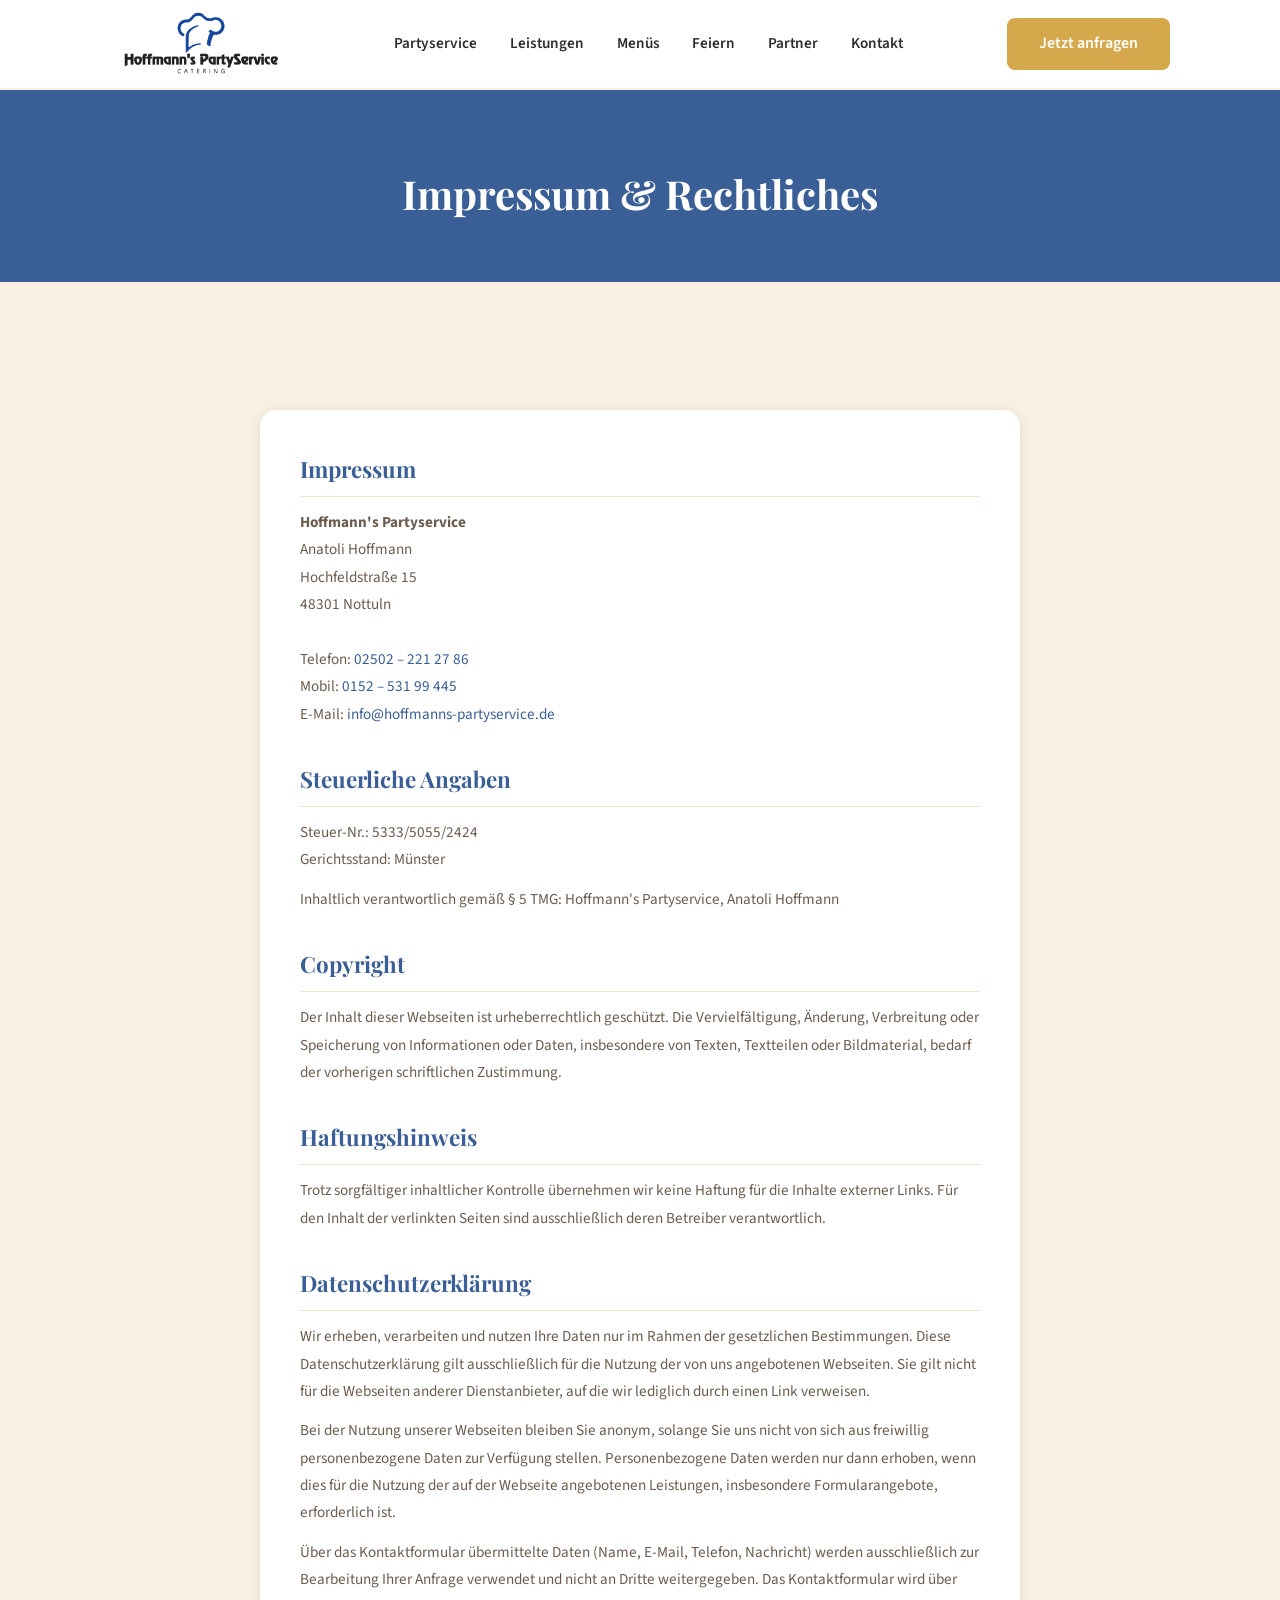
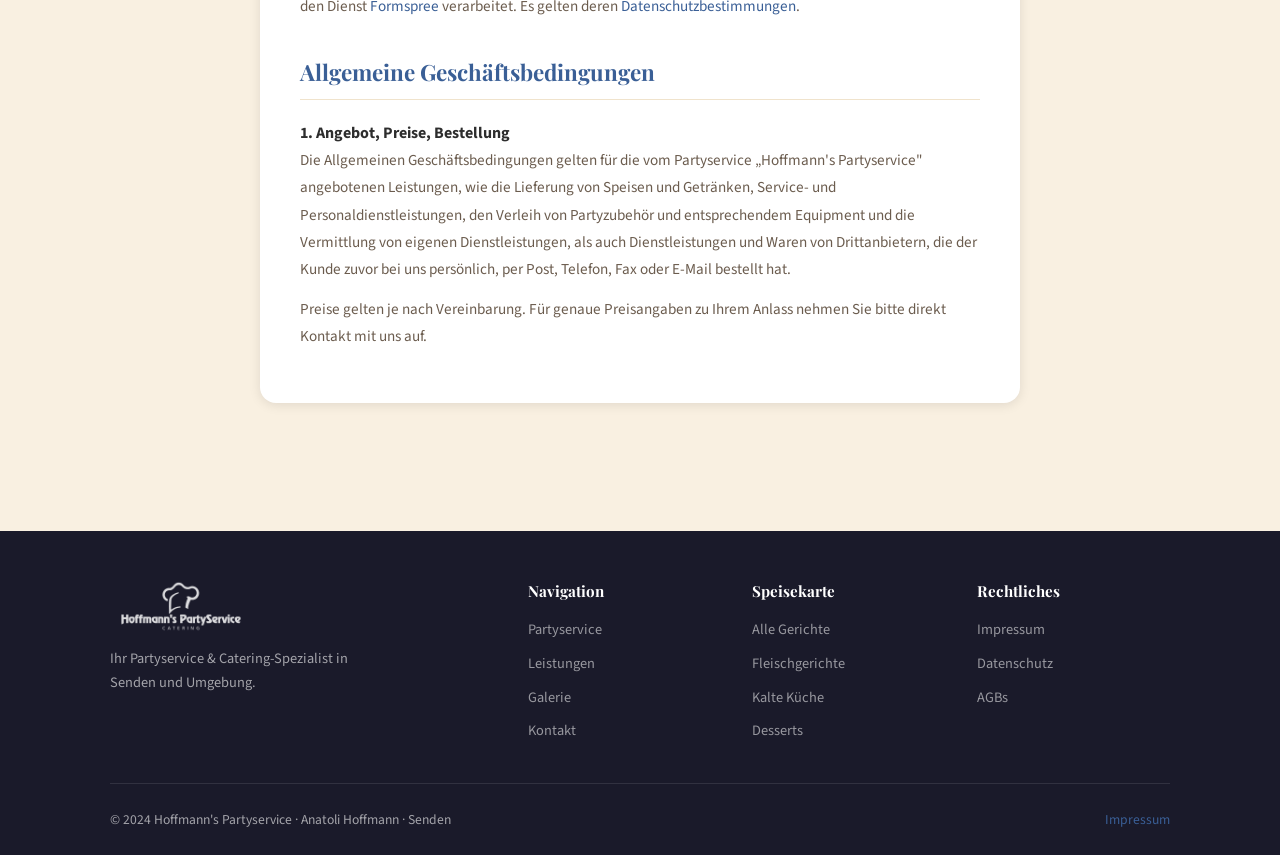
<file: impressum.html>
<!DOCTYPE html>
<html lang="de">
<head>
  <meta charset="UTF-8" />
  <meta name="viewport" content="width=device-width, initial-scale=1.0" />
  <title>Impressum &amp; Datenschutz — Hoffmann's Partyservice</title>
  <meta name="robots" content="noindex" />
  <link rel="stylesheet" href="css/style.css" />
  <link rel="icon" type="image/png" href="Bilder_web/logos/logo_hd.png" />
</head>
<body>

  <!-- ══ HEADER ══════════════════════════════════════════════ -->
  <header class="site-header" role="banner">
    <div class="container">
      <nav class="nav-inner" aria-label="Hauptnavigation">
        <a href="index.html" class="nav-logo" aria-label="Hoffmann's Partyservice — Startseite">
          <img src="Bilder_web/logos/logo_hd.png" alt="Hoffmann's Partyservice Logo" />
        </a>

        <ul class="nav-links" role="list">
          <li><a href="index.html#about">Partyservice</a></li>
          <li><a href="index.html#leistungen">Leistungen</a></li>
          <li><a href="index.html#menues">Menüs</a></li>
          <li><a href="index.html#feiern">Feiern</a></li>
          <li><a href="index.html#partner">Partner</a></li>
          <li><a href="index.html#kontakt">Kontakt</a></li>
        </ul>

        <a href="index.html#kontakt" class="btn btn-primary nav-cta">Jetzt anfragen</a>

        <button class="hamburger" aria-label="Menü öffnen" aria-expanded="false" aria-controls="mobile-nav">
          <span></span><span></span><span></span>
        </button>
      </nav>

      <nav class="mobile-nav" id="mobile-nav" aria-label="Mobile Navigation">
        <a href="index.html#about">Partyservice</a>
        <a href="index.html#leistungen">Leistungen</a>
        <a href="index.html#menues">Menüs</a>
        <a href="index.html#feiern">Feiern</a>
        <a href="index.html#partner">Partner</a>
        <a href="index.html#kontakt">Kontakt</a>
        <a href="index.html#kontakt" class="btn btn-blue">Jetzt anfragen</a>
      </nav>
    </div>
  </header>

  <!-- ══ PAGE HEADER ══════════════════════════════════════════ -->
  <div class="impressum-page-header">
    <div class="container">
      <h1 class="section-title">Impressum &amp; Rechtliches</h1>
    </div>
  </div>

  <!-- ══ CONTENT ══════════════════════════════════════════════ -->
  <main class="impressum-page">
    <div class="impressum-content">

      <h2 id="impressum">Impressum</h2>
      <address>
        <strong>Hoffmann's Partyservice</strong><br>
        Anatoli Hoffmann<br>
        Hochfeldstraße 15<br>
        48301 Nottuln<br><br>
        Telefon: <a href="tel:+4925022212786">02502 – 221 27 86</a><br>
        Mobil: <a href="tel:+4915253199445">0152 – 531 99 445</a><br>
        E-Mail: <a href="mailto:info@hoffmanns-partyservice.de">info@hoffmanns-partyservice.de</a>
      </address>

      <h2>Steuerliche Angaben</h2>
      <p>Steuer-Nr.: 5333/5055/2424<br>
      Gerichtsstand: Münster</p>
      <p>Inhaltlich verantwortlich gemäß § 5 TMG: Hoffmann's Partyservice, Anatoli Hoffmann</p>

      <h2>Copyright</h2>
      <p>Der Inhalt dieser Webseiten ist urheberrechtlich geschützt. Die Vervielfältigung, Änderung, Verbreitung oder Speicherung von Informationen oder Daten, insbesondere von Texten, Textteilen oder Bildmaterial, bedarf der vorherigen schriftlichen Zustimmung.</p>

      <h2>Haftungshinweis</h2>
      <p>Trotz sorgfältiger inhaltlicher Kontrolle übernehmen wir keine Haftung für die Inhalte externer Links. Für den Inhalt der verlinkten Seiten sind ausschließlich deren Betreiber verantwortlich.</p>

      <h2 id="datenschutz">Datenschutzerklärung</h2>
      <p>Wir erheben, verarbeiten und nutzen Ihre Daten nur im Rahmen der gesetzlichen Bestimmungen. Diese Datenschutzerklärung gilt ausschließlich für die Nutzung der von uns angebotenen Webseiten. Sie gilt nicht für die Webseiten anderer Dienstanbieter, auf die wir lediglich durch einen Link verweisen.</p>
      <p>Bei der Nutzung unserer Webseiten bleiben Sie anonym, solange Sie uns nicht von sich aus freiwillig personenbezogene Daten zur Verfügung stellen. Personenbezogene Daten werden nur dann erhoben, wenn dies für die Nutzung der auf der Webseite angebotenen Leistungen, insbesondere Formularangebote, erforderlich ist.</p>
      <p>Über das Kontaktformular übermittelte Daten (Name, E-Mail, Telefon, Nachricht) werden ausschließlich zur Bearbeitung Ihrer Anfrage verwendet und nicht an Dritte weitergegeben. Das Kontaktformular wird über den Dienst <a href="https://formspree.io" target="_blank" rel="noopener">Formspree</a> verarbeitet. Es gelten deren <a href="https://formspree.io/legal/privacy-policy" target="_blank" rel="noopener">Datenschutzbestimmungen</a>.</p>

      <h2 id="agb">Allgemeine Geschäftsbedingungen</h2>

      <h3 style="margin-top:1.25rem; font-size:1rem; color: var(--dark);">1. Angebot, Preise, Bestellung</h3>
      <p>Die Allgemeinen Geschäftsbedingungen gelten für die vom Partyservice „Hoffmann's Partyservice" angebotenen Leistungen, wie die Lieferung von Speisen und Getränken, Service- und Personaldienstleistungen, den Verleih von Partyzubehör und entsprechendem Equipment und die Vermittlung von eigenen Dienstleistungen, als auch Dienstleistungen und Waren von Drittanbietern, die der Kunde zuvor bei uns persönlich, per Post, Telefon, Fax oder E-Mail bestellt hat.</p>
      <p>Preise gelten je nach Vereinbarung. Für genaue Preisangaben zu Ihrem Anlass nehmen Sie bitte direkt Kontakt mit uns auf.</p>

    </div>
  </main>

  <!-- ══ FOOTER ═══════════════════════════════════════════════ -->
  <footer class="site-footer" role="contentinfo">
    <div class="container">
      <div class="footer-inner">
        <div class="footer-brand">
          <img src="Bilder_web/logos/logo_hd.png" alt="Hoffmann's Partyservice" />
          <p>Ihr Partyservice &amp; Catering-Spezialist in Senden und Umgebung.</p>
        </div>
        <div class="footer-links">
          <h4>Navigation</h4>
          <ul>
            <li><a href="index.html#about">Partyservice</a></li>
            <li><a href="index.html#leistungen">Leistungen</a></li>
            <li><a href="index.html#galerie">Galerie</a></li>
            <li><a href="index.html#kontakt">Kontakt</a></li>
          </ul>
        </div>
        <div class="footer-links">
          <h4>Speisekarte</h4>
          <ul>
            <li><a href="menues.html">Alle Gerichte</a></li>
            <li><a href="menues.html#fleischgerichte">Fleischgerichte</a></li>
            <li><a href="menues.html#kaltekueche">Kalte Küche</a></li>
            <li><a href="menues.html#desserts">Desserts</a></li>
          </ul>
        </div>
        <div class="footer-links">
          <h4>Rechtliches</h4>
          <ul>
            <li><a href="impressum.html">Impressum</a></li>
            <li><a href="impressum.html#datenschutz">Datenschutz</a></li>
            <li><a href="impressum.html#agb">AGBs</a></li>
          </ul>
        </div>
      </div>
      <div class="footer-bottom">
        <span>&copy; 2024 Hoffmann's Partyservice · Anatoli Hoffmann · Senden</span>
        <a href="impressum.html">Impressum</a>
      </div>
    </div>
  </footer>

  <script src="js/main.js"></script>
</body>
</html>
</file>
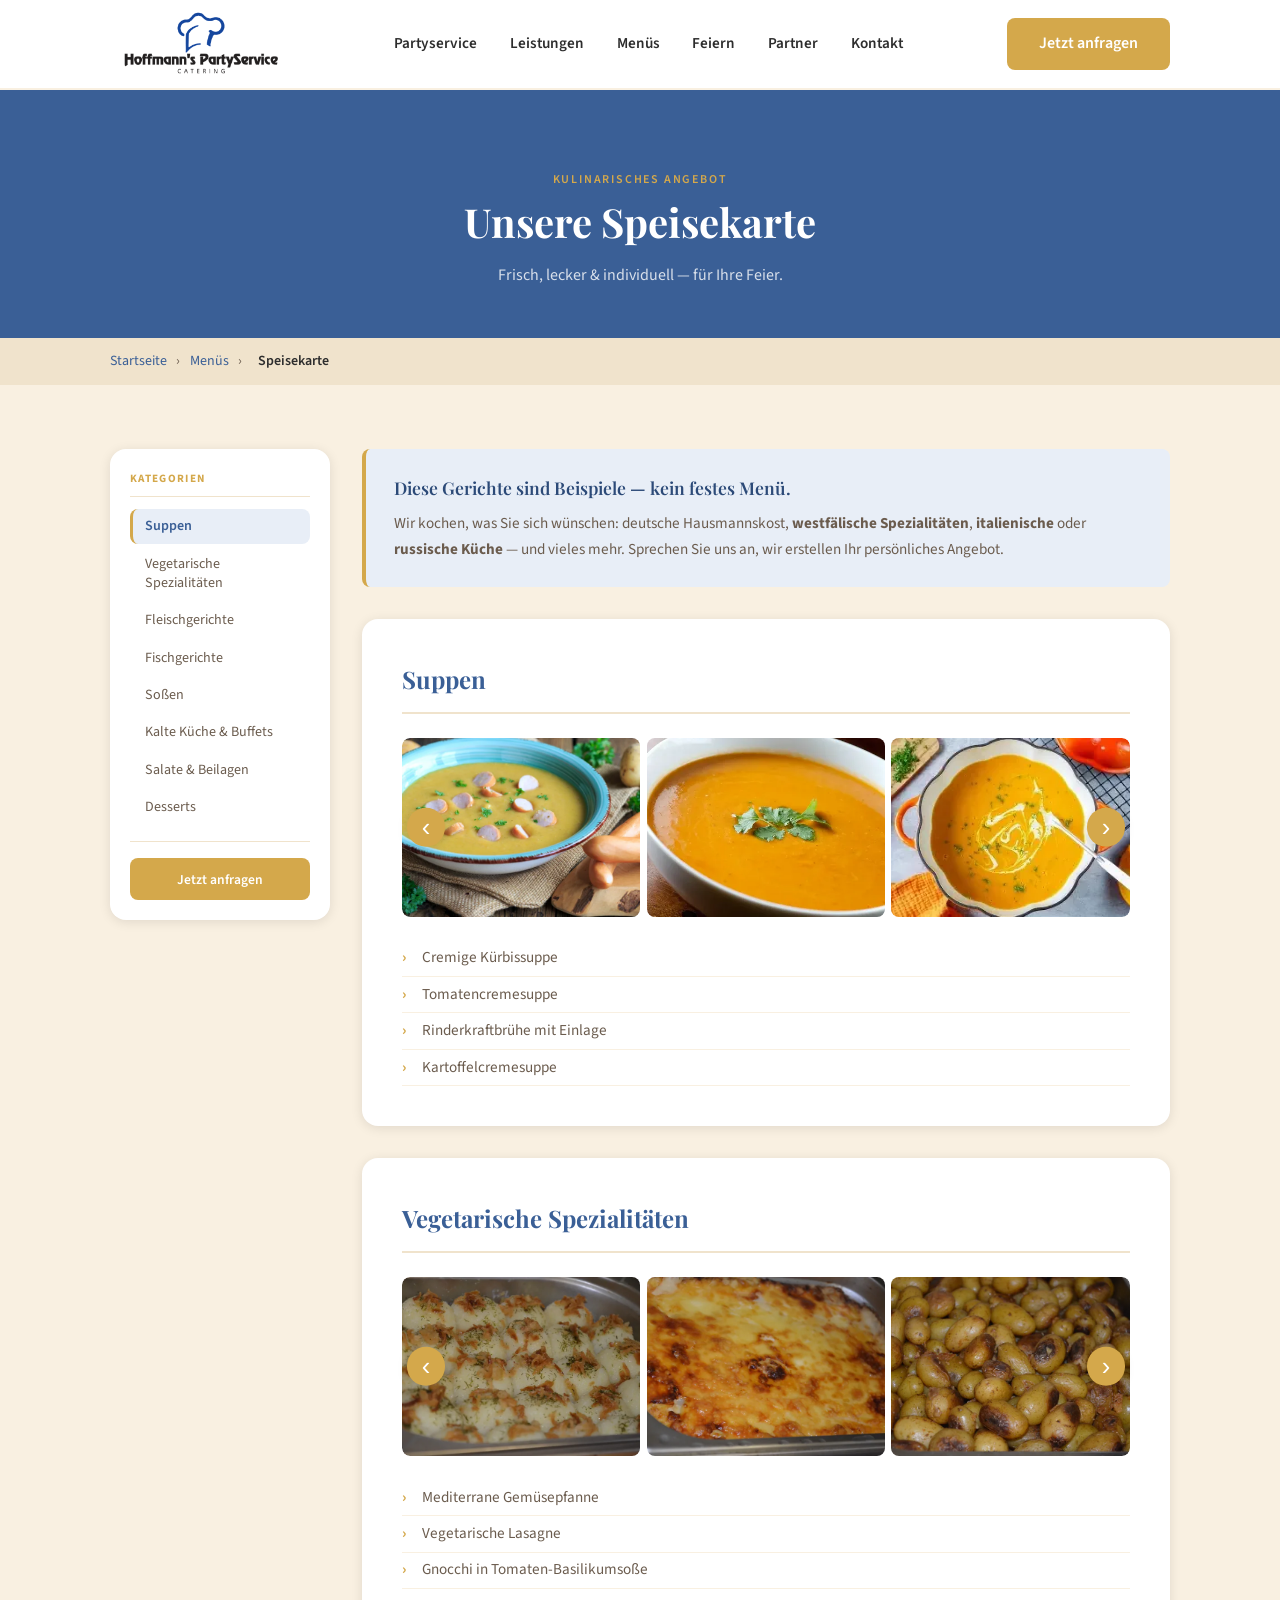
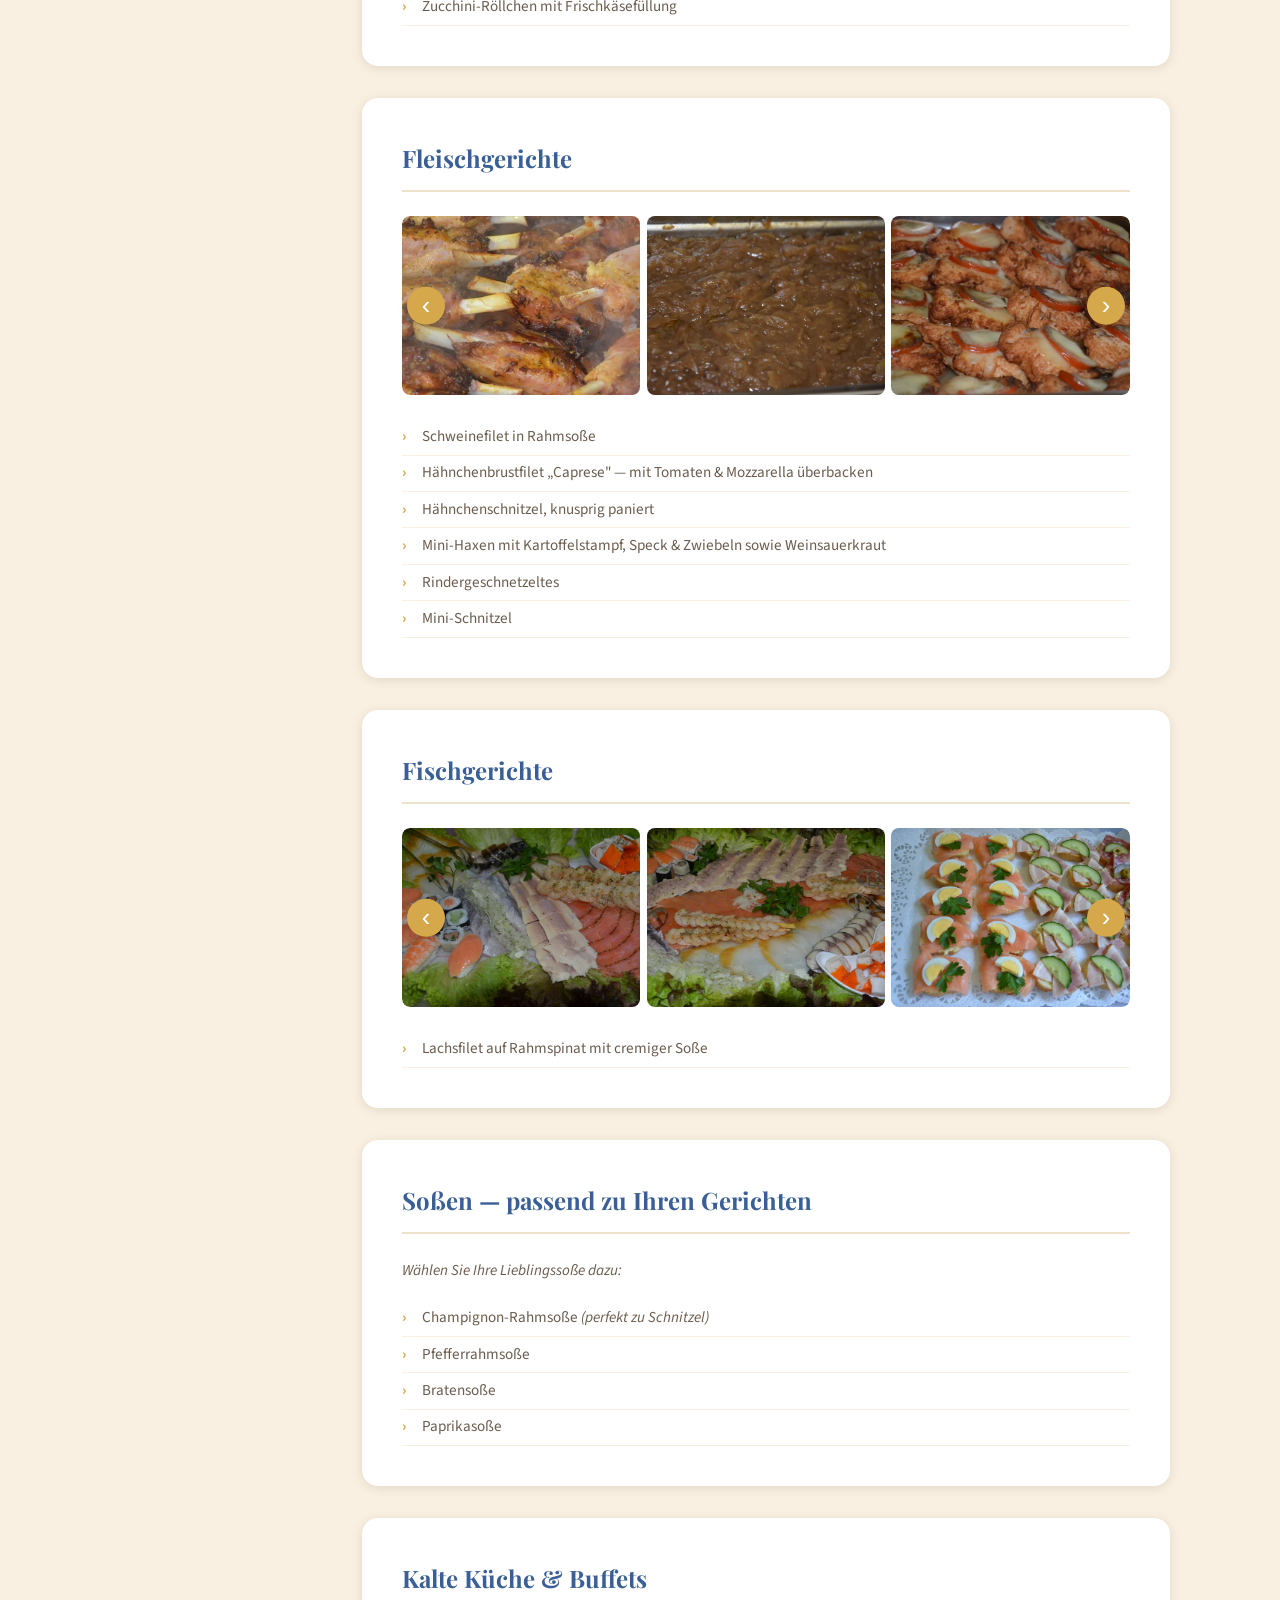
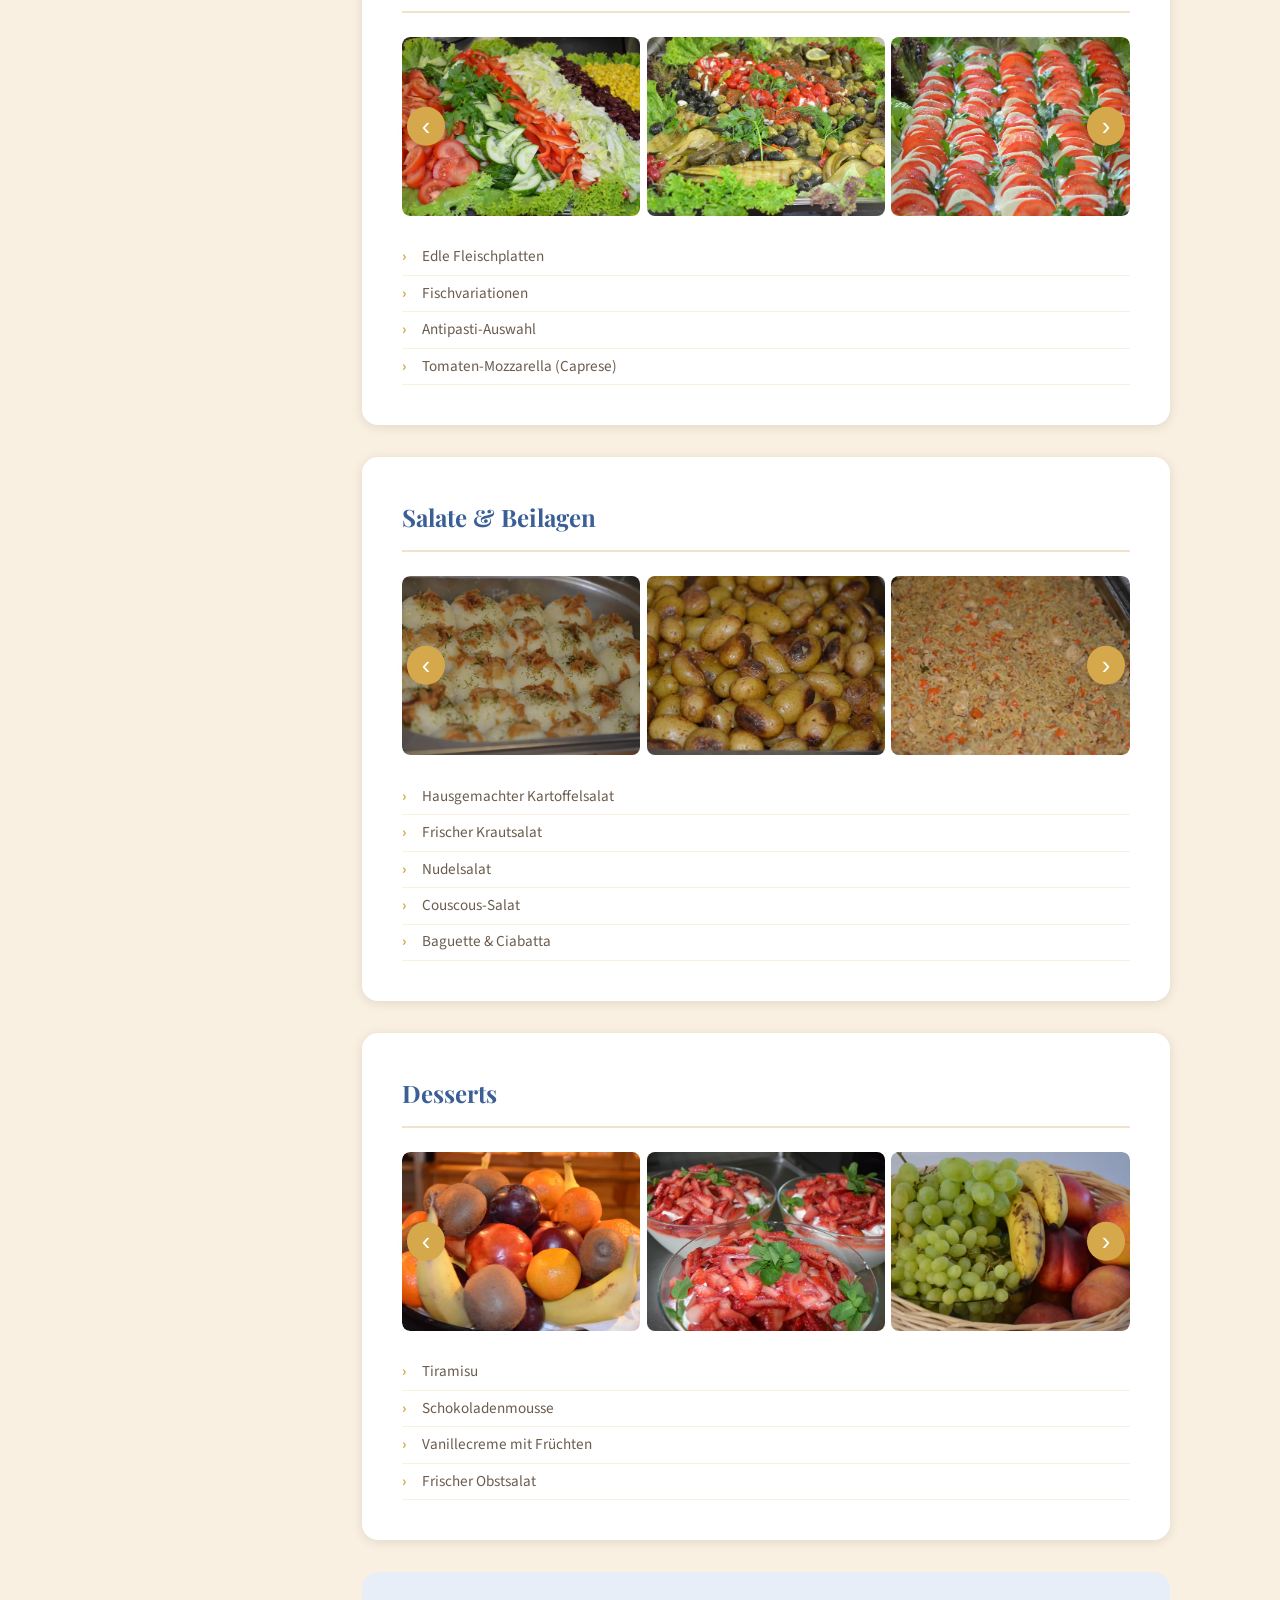
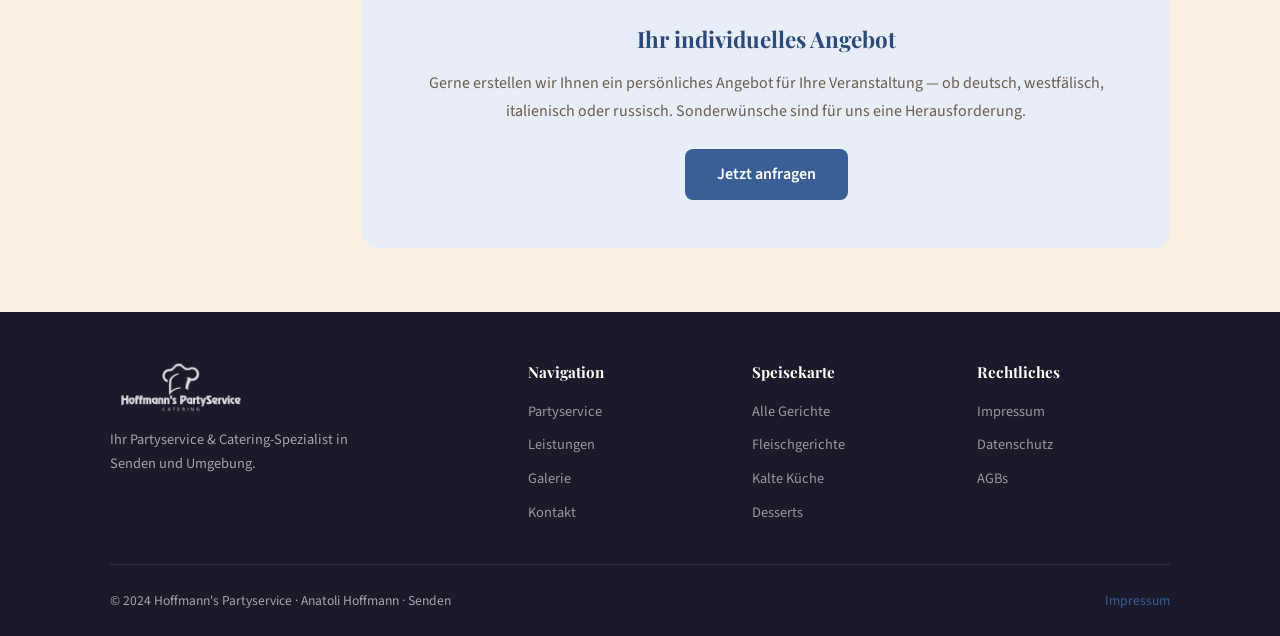
<file: menues.html>
<!DOCTYPE html>
<html lang="de">
<head>
  <meta charset="UTF-8" />
  <meta name="viewport" content="width=device-width, initial-scale=1.0" />
  <title>Speisekarte — Hoffmann's Partyservice</title>
  <meta name="description" content="Gerichte von Hoffmann's Partyservice in Senden: Suppen, Fleisch, Fisch, Kalte Küche, Beilagen und Desserts — individuell nach Ihren Wünschen." />
  <link rel="stylesheet" href="css/style.css" />
  <link rel="icon" type="image/png" href="Bilder_web/logos/logo_hd.png" />
</head>
<body>

  <!-- ══ HEADER ══════════════════════════════════════════════ -->
  <header class="site-header" role="banner">
    <div class="container">
      <nav class="nav-inner" aria-label="Hauptnavigation">
        <a href="index.html" class="nav-logo" aria-label="Hoffmann's Partyservice — Startseite">
          <img src="Bilder_web/logos/logo_hd.png" alt="Hoffmann's Partyservice Logo" />
        </a>
        <ul class="nav-links" role="list">
          <li><a href="index.html#about">Partyservice</a></li>
          <li><a href="index.html#leistungen">Leistungen</a></li>
          <li><a href="index.html#menues">Menüs</a></li>
          <li><a href="index.html#feiern">Feiern</a></li>
          <li><a href="index.html#partner">Partner</a></li>
          <li><a href="index.html#kontakt">Kontakt</a></li>
        </ul>
        <a href="index.html#kontakt" class="btn btn-primary nav-cta">Jetzt anfragen</a>
        <button class="hamburger" aria-label="Menü öffnen" aria-expanded="false" aria-controls="mobile-nav">
          <span></span><span></span><span></span>
        </button>
      </nav>
      <nav class="mobile-nav" id="mobile-nav" aria-label="Mobile Navigation">
        <a href="index.html#about">Partyservice</a>
        <a href="index.html#leistungen">Leistungen</a>
        <a href="index.html#menues">Menüs</a>
        <a href="index.html#feiern">Feiern</a>
        <a href="index.html#partner">Partner</a>
        <a href="index.html#kontakt">Kontakt</a>
        <a href="index.html#kontakt" class="btn btn-blue">Jetzt anfragen</a>
      </nav>
    </div>
  </header>

  <!-- ══ PAGE HEADER ══════════════════════════════════════════ -->
  <div class="menu-page-header">
    <div class="container">
      <span class="section-label">Kulinarisches Angebot</span>
      <h1 class="section-title">Unsere Speisekarte</h1>
      <p>Frisch, lecker &amp; individuell — für Ihre Feier.</p>
    </div>
  </div>

  <!-- ══ BREADCRUMB ══════════════════════════════════════════ -->
  <div class="breadcrumb">
    <div class="container">
      <a href="index.html">Startseite</a>
      <span>›</span>
      <a href="index.html#menues">Menüs</a>
      <span>›</span>
      <span class="current">Speisekarte</span>
    </div>
  </div>

  <!-- ══ CONTENT ══════════════════════════════════════════════ -->
  <main class="menu-page">
    <div class="container menu-layout-container">

      <!-- Side navigation -->
      <nav class="menu-sidenav" id="menu-sidenav" aria-label="Abschnitte">
        <button class="menu-sidenav-toggle" id="sidenav-toggle">&#9776; Springe zu&hellip;</button>
        <div class="menu-sidenav-inner">
          <p class="menu-sidenav-title">Kategorien</p>
          <a href="#suppen"          class="sidenav-link">Suppen</a>
          <a href="#vegetarisch"     class="sidenav-link">Vegetarische Spezialitäten</a>
          <a href="#fleischgerichte" class="sidenav-link">Fleischgerichte</a>
          <a href="#fischgerichte"   class="sidenav-link">Fischgerichte</a>
          <a href="#saucen"          class="sidenav-link">Soßen</a>
          <a href="#kaltekueche"     class="sidenav-link">Kalte Küche &amp; Buffets</a>
          <a href="#beilagen"        class="sidenav-link">Salate &amp; Beilagen</a>
          <a href="#desserts"        class="sidenav-link">Desserts</a>
          <div class="sidenav-cta">
            <a href="index.html#kontakt" class="btn btn-primary" style="width:100%;text-align:center;font-size:0.85rem;padding:0.6rem 1rem;">Jetzt anfragen</a>
          </div>
        </div>
      </nav>

      <!-- Main content -->
      <div class="menu-content">

        <!-- ── Hinweis ────────────────────────────────────── -->
        <div style="background:var(--primary-light); border-left:4px solid var(--accent); border-radius:var(--radius); padding:1.5rem 1.75rem; margin-bottom:2rem;">
          <p style="font-family:var(--font-heading); font-size:1.1rem; color:var(--primary-dark); margin-bottom:0.5rem; font-weight:600;">Diese Gerichte sind Beispiele — kein festes Menü.</p>
          <p style="color:var(--mid); font-size:0.95rem; line-height:1.7; margin:0;">Wir kochen, was Sie sich wünschen: deutsche Hausmannskost, <strong>westfälische Spezialitäten</strong>, <strong>italienische</strong> oder <strong>russische Küche</strong> — und vieles mehr. Sprechen Sie uns an, wir erstellen Ihr persönliches Angebot.</p>
        </div>

        <!-- ── Suppen ─────────────────────────────────────── -->
        <div class="menu-section reveal" id="suppen">
          <h2>Suppen</h2>
          <div class="section-photos">
            <div class="section-photo"><img src="Bilder_web/menues/suppen/Kartoffel Suppe.webp" alt="Kartoffelcremesuppe" loading="lazy" /></div>
            <div class="section-photo"><img src="Bilder_web/menues/suppen/Kürbis Suppe.webp" alt="Kürbissuppe" loading="lazy" /></div>
            <div class="section-photo"><img src="Bilder_web/menues/suppen/Kürbis.webp" alt="Kürbis" loading="lazy" /></div>
            <div class="section-photo"><img src="Bilder_web/menues/suppen/Rinder Suppe.webp" alt="Rinderkraftbrühe" loading="lazy" /></div>
            <div class="section-photo"><img src="Bilder_web/menues/suppen/Tomaten.webp" alt="Tomatencremesuppe" loading="lazy" /></div>
            <div class="section-photo"><img src="Bilder_web/menues/suppen/mediterrane-kartoffel-gemuesepfanne.webp" alt="Mediterrane Gemüsepfanne" loading="lazy" /></div>
          </div>
          <ul>
            <li>Cremige Kürbissuppe</li>
            <li>Tomatencremesuppe</li>
            <li>Rinderkraftbrühe mit Einlage</li>
            <li>Kartoffelcremesuppe</li>
          </ul>
        </div>

        <!-- ── Vegetarische Spezialitäten ─────────────────── -->
        <div class="menu-section reveal" id="vegetarisch">
          <h2>Vegetarische Spezialitäten</h2>
          <div class="section-photos">
            <div class="section-photo"><img src="Bilder_web/menues/vegetarisch/DSC_0016.webp" alt="Vegetarische Gerichte" loading="lazy" /></div>
            <div class="section-photo"><img src="Bilder_web/menues/vegetarisch/DSC_0017.webp" alt="Gemüsegerichte" loading="lazy" /></div>
            <div class="section-photo"><img src="Bilder_web/menues/vegetarisch/DSC_0018.webp" alt="Vegetarische Spezialitäten" loading="lazy" /></div>
            <div class="section-photo"><img src="Bilder_web/menues/vegetarisch/Gnocchi.webp" alt="Gnocchi" loading="lazy" /></div>
            <div class="section-photo"><img src="Bilder_web/menues/vegetarisch/Zucchinirolchen.webp" alt="Zucchini-Röllchen" loading="lazy" /></div>
            <div class="section-photo"><img src="Bilder_web/menues/vegetarisch/maxresdefault.webp" alt="Vegetarische Spezialität" loading="lazy" /></div>
          </div>
          <ul>
            <li>Mediterrane Gemüsepfanne</li>
            <li>Vegetarische Lasagne</li>
            <li>Gnocchi in Tomaten-Basilikumsoße</li>
            <li>Zucchini-Röllchen mit Frischkäsefüllung</li>
          </ul>
        </div>

        <!-- ── Fleischgerichte ────────────────────────────── -->
        <div class="menu-section reveal" id="fleischgerichte">
          <h2>Fleischgerichte</h2>
          <div class="section-photos">
            <div class="section-photo"><img src="Bilder_web/menues/fleisch/DSC_0002.webp" alt="Fleischgerichte" loading="lazy" /></div>
            <div class="section-photo"><img src="Bilder_web/menues/fleisch/DSC_0021.webp" alt="Hähnchen" loading="lazy" /></div>
            <div class="section-photo"><img src="Bilder_web/menues/fleisch/DSC_0022.webp" alt="Schnitzel" loading="lazy" /></div>
            <div class="section-photo"><img src="Bilder_web/menues/fleisch/DSC_0029.webp" alt="Fleischspezialität" loading="lazy" /></div>
            <div class="section-photo"><img src="Bilder_web/menues/fleisch/DSC_0050.webp" alt="Fleischgericht" loading="lazy" /></div>
            <div class="section-photo"><img src="Bilder_web/menues/fleisch/DSC_0065.webp" alt="Braten" loading="lazy" /></div>
            <div class="section-photo"><img src="Bilder_web/menues/fleisch/DSC_0072.webp" alt="Fleischgericht" loading="lazy" /></div>
            <div class="section-photo"><img src="Bilder_web/menues/fleisch/DSC_0076.webp" alt="Fleischspezialität" loading="lazy" /></div>
            <div class="section-photo"><img src="Bilder_web/menues/fleisch/DSC_0164.webp" alt="Fleischgericht" loading="lazy" /></div>
            <div class="section-photo"><img src="Bilder_web/menues/fleisch/DSC_0199.webp" alt="Fleischgericht" loading="lazy" /></div>
            <div class="section-photo"><img src="Bilder_web/menues/fleisch/DSC_0473.webp" alt="Fleischspezialität" loading="lazy" /></div>
            <div class="section-photo"><img src="Bilder_web/menues/fleisch/DSC_0880.webp" alt="Fleischgericht" loading="lazy" /></div>
            <div class="section-photo"><img src="Bilder_web/menues/fleisch/DSC_0898.webp" alt="Fleischgericht" loading="lazy" /></div>
            <div class="section-photo"><img src="Bilder_web/menues/fleisch/P1030536.webp" alt="Fleischspezialität" loading="lazy" /></div>
          </div>
          <ul>
            <li>Schweinefilet in Rahmsoße</li>
            <li>Hähnchenbrustfilet „Caprese" — mit Tomaten &amp; Mozzarella überbacken</li>
            <li>Hähnchenschnitzel, knusprig paniert</li>
            <li>Mini-Haxen mit Kartoffelstampf, Speck &amp; Zwiebeln sowie Weinsauerkraut</li>
            <li>Rindergeschnetzeltes</li>
            <li>Mini-Schnitzel</li>
          </ul>
        </div>

        <!-- ── Fischgerichte ──────────────────────────────── -->
        <div class="menu-section reveal" id="fischgerichte">
          <h2>Fischgerichte</h2>
          <div class="section-photos">
            <div class="section-photo"><img src="Bilder_web/menues/fisch/DSC_0019.webp" alt="Fischgerichte" loading="lazy" /></div>
            <div class="section-photo"><img src="Bilder_web/menues/fisch/DSC_0020.webp" alt="Lachs" loading="lazy" /></div>
            <div class="section-photo"><img src="Bilder_web/menues/fisch/DSC_0938.webp" alt="Fischspezialitäten" loading="lazy" /></div>
            <div class="section-photo"><img src="Bilder_web/menues/fisch/fisch.webp" alt="Fischgericht" loading="lazy" /></div>
          </div>
          <ul>
            <li>Lachsfilet auf Rahmspinat mit cremiger Soße</li>
          </ul>
        </div>

        <!-- ── Soßen ──────────────────────────────────────── -->
        <div class="menu-section reveal" id="saucen">
          <h2>Soßen — passend zu Ihren Gerichten</h2>
          <p style="color:var(--mid); margin-bottom:1rem; font-style:italic;">Wählen Sie Ihre Lieblingssoße dazu:</p>
          <ul>
            <li>Champignon-Rahmsoße <em>(perfekt zu Schnitzel)</em></li>
            <li>Pfefferrahmsoße</li>
            <li>Bratensoße</li>
            <li>Paprikasoße</li>
          </ul>
        </div>

        <!-- ── Kalte Küche & Buffets ──────────────────────── -->
        <div class="menu-section reveal" id="kaltekueche">
          <h2>Kalte Küche &amp; Buffets</h2>
          <div class="section-photos">
            <div class="section-photo"><img src="Bilder_web/menues/kaltekueche/DSC_0001.webp" alt="Kalte Platten" loading="lazy" /></div>
            <div class="section-photo"><img src="Bilder_web/menues/kaltekueche/DSC_0014.webp" alt="Buffet" loading="lazy" /></div>
            <div class="section-photo"><img src="Bilder_web/menues/kaltekueche/DSC_0027.webp" alt="Kalte Küche" loading="lazy" /></div>
            <div class="section-photo"><img src="Bilder_web/menues/kaltekueche/DSC_0034.webp" alt="Kalte Küche" loading="lazy" /></div>
            <div class="section-photo"><img src="Bilder_web/menues/kaltekueche/DSC_0036.webp" alt="Kalte Platte" loading="lazy" /></div>
            <div class="section-photo"><img src="Bilder_web/menues/kaltekueche/DSC_0040.webp" alt="Buffet Auswahl" loading="lazy" /></div>
            <div class="section-photo"><img src="Bilder_web/menues/kaltekueche/DSC_0049.webp" alt="Kalte Küche" loading="lazy" /></div>
            <div class="section-photo"><img src="Bilder_web/menues/kaltekueche/DSC_0055.webp" alt="Kalte Platte" loading="lazy" /></div>
            <div class="section-photo"><img src="Bilder_web/menues/kaltekueche/DSC_0060.webp" alt="Buffet" loading="lazy" /></div>
            <div class="section-photo"><img src="Bilder_web/menues/kaltekueche/DSC_0064.webp" alt="Kalte Küche" loading="lazy" /></div>
            <div class="section-photo"><img src="Bilder_web/menues/kaltekueche/DSC_0101.webp" alt="Kalte Platte" loading="lazy" /></div>
            <div class="section-photo"><img src="Bilder_web/menues/kaltekueche/DSC_0188.webp" alt="Buffet" loading="lazy" /></div>
            <div class="section-photo"><img src="Bilder_web/menues/kaltekueche/DSC_0246.webp" alt="Kalte Küche" loading="lazy" /></div>
            <div class="section-photo"><img src="Bilder_web/menues/kaltekueche/DSC_0310.webp" alt="Kalte Platte" loading="lazy" /></div>
            <div class="section-photo"><img src="Bilder_web/menues/kaltekueche/DSC_0317.webp" alt="Buffet" loading="lazy" /></div>
            <div class="section-photo"><img src="Bilder_web/menues/kaltekueche/DSC_0318.webp" alt="Kalte Küche" loading="lazy" /></div>
            <div class="section-photo"><img src="Bilder_web/menues/kaltekueche/DSC_0319.webp" alt="Kalte Platte" loading="lazy" /></div>
            <div class="section-photo"><img src="Bilder_web/menues/kaltekueche/DSC_0322.webp" alt="Buffet Auswahl" loading="lazy" /></div>
            <div class="section-photo"><img src="Bilder_web/menues/kaltekueche/DSC_0391.webp" alt="Kalte Küche" loading="lazy" /></div>
          </div>
          <ul>
            <li>Edle Fleischplatten</li>
            <li>Fischvariationen</li>
            <li>Antipasti-Auswahl</li>
            <li>Tomaten-Mozzarella (Caprese)</li>
          </ul>
        </div>

        <!-- ── Salate & Beilagen ───────────────────────────── -->
        <div class="menu-section reveal" id="beilagen">
          <h2>Salate &amp; Beilagen</h2>
          <div class="section-photos">
            <div class="section-photo"><img src="Bilder_web/menues/beilagen/DSC_0016.webp" alt="Beilage" loading="lazy" /></div>
            <div class="section-photo"><img src="Bilder_web/menues/beilagen/DSC_0018.webp" alt="Beilage" loading="lazy" /></div>
            <div class="section-photo"><img src="Bilder_web/menues/beilagen/DSC_0019.webp" alt="Beilage" loading="lazy" /></div>
            <div class="section-photo"><img src="Bilder_web/menues/beilagen/DSC_0063.webp" alt="Salate" loading="lazy" /></div>
            <div class="section-photo"><img src="Bilder_web/menues/beilagen/DSC_0067.webp" alt="Beilagen" loading="lazy" /></div>
            <div class="section-photo"><img src="Bilder_web/menues/beilagen/DSC_0084.webp" alt="Beilagen vom Buffet" loading="lazy" /></div>
            <div class="section-photo"><img src="Bilder_web/menues/beilagen/DSC_0203.webp" alt="Beilage" loading="lazy" /></div>
            <div class="section-photo"><img src="Bilder_web/menues/beilagen/DSC_0373.webp" alt="Beilage" loading="lazy" /></div>
            <div class="section-photo"><img src="Bilder_web/menues/beilagen/DSC_0566.webp" alt="Beilage" loading="lazy" /></div>
          </div>
          <ul>
            <li>Hausgemachter Kartoffelsalat</li>
            <li>Frischer Krautsalat</li>
            <li>Nudelsalat</li>
            <li>Couscous-Salat</li>
            <li>Baguette &amp; Ciabatta</li>
          </ul>
        </div>

        <!-- ── Desserts ───────────────────────────────────── -->
        <div class="menu-section reveal" id="desserts">
          <h2>Desserts</h2>
          <div class="section-photos">
            <div class="section-photo"><img src="Bilder_web/menues/desserts/DSC_0185.webp" alt="Süße Verführungen" loading="lazy" /></div>
            <div class="section-photo"><img src="Bilder_web/menues/desserts/DSC_0223.webp" alt="Cremes" loading="lazy" /></div>
            <div class="section-photo"><img src="Bilder_web/menues/desserts/DSC_0309.webp" alt="Dessert" loading="lazy" /></div>
            <div class="section-photo"><img src="Bilder_web/menues/desserts/DSC_0445.webp" alt="Dessert" loading="lazy" /></div>
            <div class="section-photo"><img src="Bilder_web/menues/desserts/DSC_0777.webp" alt="Dessert" loading="lazy" /></div>
          </div>
          <ul>
            <li>Tiramisu</li>
            <li>Schokoladenmousse</li>
            <li>Vanillecreme mit Früchten</li>
            <li>Frischer Obstsalat</li>
          </ul>
        </div>

        <!-- ── CTA ───────────────────────────────────────── -->
        <div class="menu-cta reveal">
          <h3>Ihr individuelles Angebot</h3>
          <p>Gerne erstellen wir Ihnen ein persönliches Angebot für Ihre Veranstaltung — ob deutsch, westfälisch, italienisch oder russisch. Sonderwünsche sind für uns eine Herausforderung.</p>
          <a href="index.html#kontakt" class="btn btn-blue">Jetzt anfragen</a>
        </div>

      </div><!-- /.menu-content -->
    </div><!-- /.menu-layout-container -->
  </main>

  <!-- ══ FOOTER ═══════════════════════════════════════════════ -->
  <footer class="site-footer" role="contentinfo">
    <div class="container">
      <div class="footer-inner">
        <div class="footer-brand">
          <img src="Bilder_web/logos/logo_hd.png" alt="Hoffmann's Partyservice" />
          <p>Ihr Partyservice &amp; Catering-Spezialist in Senden und Umgebung.</p>
        </div>
        <div class="footer-links">
          <h4>Navigation</h4>
          <ul>
            <li><a href="index.html#about">Partyservice</a></li>
            <li><a href="index.html#leistungen">Leistungen</a></li>
            <li><a href="index.html#galerie">Galerie</a></li>
            <li><a href="index.html#kontakt">Kontakt</a></li>
          </ul>
        </div>
        <div class="footer-links">
          <h4>Speisekarte</h4>
          <ul>
            <li><a href="menues.html">Alle Gerichte</a></li>
            <li><a href="menues.html#fleischgerichte">Fleischgerichte</a></li>
            <li><a href="menues.html#kaltekueche">Kalte Küche</a></li>
            <li><a href="menues.html#desserts">Desserts</a></li>
          </ul>
        </div>
        <div class="footer-links">
          <h4>Rechtliches</h4>
          <ul>
            <li><a href="impressum.html">Impressum</a></li>
            <li><a href="impressum.html#datenschutz">Datenschutz</a></li>
            <li><a href="impressum.html#agb">AGBs</a></li>
          </ul>
        </div>
      </div>
      <div class="footer-bottom">
        <span>&copy; 2024 Hoffmann's Partyservice · Anatoli Hoffmann · Senden</span>
        <a href="impressum.html">Impressum</a>
      </div>
    </div>
  </footer>

  <script src="js/main.js"></script>
</body>
</html>
</file>
<file: css/style.css>
/* ============================================================
   Hoffmann's Partyservice — Main Stylesheet
   Mobile-first, CSS custom properties, Grid + Flexbox
   ============================================================ */

@import url('https://fonts.googleapis.com/css2?family=Playfair+Display:wght@400;600;700&family=Source+Sans+3:wght@300;400;600&display=swap');

/* ── Custom Properties ─────────────────────────────────────── */
:root {
  --primary:       #3a5f96;
  --primary-dark:  #2c4a78;
  --primary-light: #e8eef7;
  --cream:         #f9f0e1;
  --cream-dark:    #f0e3cc;
  --dark:          #2d2d2d;
  --mid:           #6b5c4e;
  --light:         #ffffff;
  --accent:        #d4a84b;
  --accent-dark:   #b8922f;

  --font-heading: 'Playfair Display', Georgia, serif;
  --font-body:    'Source Sans 3', -apple-system, BlinkMacSystemFont, 'Segoe UI', sans-serif;

  --radius:    8px;
  --radius-lg: 16px;
  --shadow:    0 2px 12px rgba(0,0,0,0.10);
  --shadow-lg: 0 8px 32px rgba(0,0,0,0.14);

  --container: 1100px;
  --gap:       2rem;
}

/* ── Reset ─────────────────────────────────────────────────── */
*, *::before, *::after { box-sizing: border-box; margin: 0; padding: 0; }

html { scroll-behavior: smooth; scroll-padding-top: 96px; }

body {
  font-family: var(--font-body);
  font-size: 1rem;
  line-height: 1.7;
  color: var(--dark);
  background: var(--cream);
}

img { max-width: 100%; height: auto; display: block; }
a   { color: var(--primary); text-decoration: none; }
a:hover { text-decoration: underline; }

/* ── Utility ────────────────────────────────────────────────── */
.container {
  width: 100%;
  max-width: var(--container);
  margin: 0 auto;
  padding: 0 1.25rem;
}

.section-label {
  display: block;
  font-size: 0.75rem;
  font-weight: 600;
  letter-spacing: 0.15em;
  text-transform: uppercase;
  color: var(--accent);
  margin-bottom: 0.5rem;
}

.section-title {
  font-family: var(--font-heading);
  font-size: clamp(1.75rem, 4vw, 2.5rem);
  font-weight: 700;
  color: var(--dark);
  line-height: 1.2;
  margin-bottom: 1rem;
}

.section-lead {
  font-size: 1.1rem;
  color: var(--mid);
  max-width: 600px;
}

.btn {
  display: inline-block;
  padding: 0.75rem 2rem;
  border-radius: var(--radius);
  font-family: var(--font-body);
  font-size: 1rem;
  font-weight: 600;
  cursor: pointer;
  transition: background 0.2s, transform 0.15s, box-shadow 0.2s;
  border: none;
  text-decoration: none;
}

.btn:hover { transform: translateY(-2px); text-decoration: none; }

.btn-primary {
  background: var(--accent);
  color: var(--light);
}
.btn-primary:hover { background: var(--accent-dark); box-shadow: var(--shadow); }

.btn-outline {
  background: transparent;
  color: var(--light);
  border: 2px solid var(--light);
}
.btn-outline:hover { background: rgba(255,255,255,0.15); }

.btn-blue {
  background: var(--primary);
  color: var(--light);
}
.btn-blue:hover { background: var(--primary-dark); box-shadow: var(--shadow); }

/* ── Reveal animation ───────────────────────────────────────── */
.reveal {
  opacity: 0;
  transform: translateY(24px);
  transition: opacity 0.6s ease, transform 0.6s ease;
}
.reveal.visible {
  opacity: 1;
  transform: none;
}

/* ── Header / Nav ───────────────────────────────────────────── */
.site-header {
  position: fixed;
  top: 0;
  left: 0;
  right: 0;
  z-index: 1000;
  background: var(--light);
  padding: 0.5rem 0;
  transition: box-shadow 0.3s;
}
.site-header.scrolled { box-shadow: var(--shadow); }

.nav-inner {
  display: flex;
  align-items: center;
  justify-content: space-between;
  gap: 1rem;
}

.nav-logo img {
  height: 72px;
  width: auto;
}

.nav-links {
  display: none;
  list-style: none;
  gap: 0.25rem;
}
.nav-links a {
  display: block;
  padding: 0.5rem 0.9rem;
  font-weight: 600;
  font-size: 0.95rem;
  color: var(--dark);
  border-radius: var(--radius);
  transition: background 0.18s, color 0.18s;
}
.nav-links a:hover { background: var(--primary-light); color: var(--primary); text-decoration: none; }

.nav-cta {
  display: none;
}

.hamburger {
  display: flex;
  flex-direction: column;
  gap: 5px;
  background: none;
  border: none;
  cursor: pointer;
  padding: 4px;
}
.hamburger span {
  display: block;
  width: 24px;
  height: 2px;
  background: var(--dark);
  border-radius: 2px;
  transition: transform 0.3s, opacity 0.3s;
}
.site-header.nav-open .hamburger span:nth-child(1) { transform: translateY(7px) rotate(45deg); }
.site-header.nav-open .hamburger span:nth-child(2) { opacity: 0; }
.site-header.nav-open .hamburger span:nth-child(3) { transform: translateY(-7px) rotate(-45deg); }

/* Mobile nav drawer */
.mobile-nav {
  display: none;
  flex-direction: column;
  gap: 0.25rem;
  padding: 1rem 1.25rem 1.25rem;
  border-top: 1px solid var(--cream-dark);
}
.site-header.nav-open .mobile-nav { display: flex; }
.mobile-nav a {
  display: block;
  padding: 0.65rem 0.75rem;
  font-weight: 600;
  color: var(--dark);
  border-radius: var(--radius);
}
.mobile-nav a:hover { background: var(--primary-light); color: var(--primary); text-decoration: none; }
.mobile-nav .btn { margin-top: 0.5rem; text-align: center; }

@media (min-width: 768px) {
  .nav-links { display: flex; }
  .nav-cta    { display: block; }
  .hamburger  { display: none; }
}

/* ── Hero ───────────────────────────────────────────────────── */
.hero {
  position: relative;
  min-height: 100svh;
  display: flex;
  align-items: center;
  margin-top: 0;
  padding-top: 90px;
  overflow: hidden;
}

.hero-bg {
  position: absolute;
  inset: 0;
}

.hero-slide {
  position: absolute;
  inset: 0;
  background-size: cover;
  background-position: center;
  opacity: 0;
  transition: opacity 1.8s ease-in-out;
}
.hero-slide.active { opacity: 1; }

.hero-overlay {
  position: absolute;
  inset: 0;
  background: linear-gradient(
    135deg,
    rgba(42, 64, 110, 0.82) 0%,
    rgba(20, 30, 55, 0.70) 60%,
    rgba(0,0,0,0.45) 100%
  );
}

.hero-content {
  position: relative;
  z-index: 1;
  color: var(--light);
  max-width: 640px;
  padding: 3rem 0;
}

.hero-eyebrow {
  display: inline-block;
  font-size: 0.8rem;
  font-weight: 600;
  letter-spacing: 0.2em;
  text-transform: uppercase;
  color: var(--accent);
  margin-bottom: 1rem;
}

.hero h1 {
  font-family: var(--font-heading);
  font-size: clamp(2rem, 6vw, 3.5rem);
  font-weight: 700;
  line-height: 1.15;
  margin-bottom: 1.25rem;
}

.hero-sub {
  font-size: clamp(1rem, 2.5vw, 1.2rem);
  opacity: 0.9;
  margin-bottom: 2rem;
  line-height: 1.6;
}

.hero-actions { display: flex; gap: 1rem; flex-wrap: wrap; }

.hero-scroll {
  position: absolute;
  bottom: 2rem;
  left: 50%;
  transform: translateX(-50%);
  z-index: 1;
  display: flex;
  flex-direction: column;
  align-items: center;
  gap: 0.4rem;
  color: rgba(255,255,255,0.7);
  font-size: 0.75rem;
  letter-spacing: 0.1em;
  text-transform: uppercase;
  animation: bounce 2s infinite;
}
.hero-scroll::after {
  content: '';
  display: block;
  width: 1px;
  height: 40px;
  background: rgba(255,255,255,0.4);
}
@keyframes bounce {
  0%, 100% { transform: translateX(-50%) translateY(0); }
  50%       { transform: translateX(-50%) translateY(6px); }
}

/* ── About ──────────────────────────────────────────────────── */
.about {
  background: var(--light);
  padding: 5rem 0;
}

.about-grid {
  display: grid;
  gap: 3rem;
  align-items: center;
}

.about-text p {
  color: var(--mid);
  margin-bottom: 1rem;
}
.about-text p:last-child { margin-bottom: 0; }

.about-sig {
  display: flex;
  align-items: center;
  gap: 0.75rem;
  margin-top: 1.5rem;
  font-family: var(--font-heading);
  font-style: italic;
  font-size: 1.1rem;
  color: var(--primary);
}
.about-sig::before {
  content: '';
  display: block;
  width: 40px;
  height: 2px;
  background: var(--accent);
  flex-shrink: 0;
}

.about-image {
  border-radius: var(--radius-lg);
  overflow: hidden;
  box-shadow: var(--shadow-lg);
}
.about-image img {
  width: 100%;
  height: 420px;
  object-fit: cover;
}

@media (min-width: 768px) {
  .about-grid {
    grid-template-columns: 1fr 1fr;
  }
}

/* ── Services / Leistungen ──────────────────────────────────── */
.leistungen {
  background: var(--cream);
  padding: 5rem 0;
}

.leistungen-header {
  text-align: center;
  margin-bottom: 3rem;
}
.leistungen-header .section-lead { margin: 0 auto; }

.services-grid {
  display: grid;
  grid-template-columns: 1fr;
  gap: 1.5rem;
}

.service-card {
  background: var(--light);
  border-radius: var(--radius-lg);
  padding: 2rem;
  box-shadow: var(--shadow);
  transition: transform 0.2s, box-shadow 0.2s;
}
.service-card:hover { transform: translateY(-4px); box-shadow: var(--shadow-lg); }

.service-icon {
  font-size: 2.25rem;
  margin-bottom: 1rem;
}

.service-card h3 {
  font-family: var(--font-heading);
  font-size: 1.2rem;
  color: var(--dark);
  margin-bottom: 0.5rem;
}
.service-card p {
  font-size: 0.95rem;
  color: var(--mid);
  line-height: 1.6;
}

@media (min-width: 640px) {
  .services-grid { grid-template-columns: 1fr 1fr; }
}
@media (min-width: 1024px) {
  .services-grid { grid-template-columns: repeat(3, 1fr); }
}

/* ── Gallery ────────────────────────────────────────────────── */
.galerie {
  background: var(--dark);
  padding: 5rem 0;
  overflow: hidden;
}

.galerie-header {
  text-align: center;
  margin-bottom: 2.5rem;
}
.galerie-header .section-label { color: var(--accent); }
.galerie-header .section-title { color: var(--light); }

.gallery-marquee {
  display: flex;
  flex-direction: column;
  gap: 0.5rem;
}

.gallery-row {
  overflow: hidden;
}
.gallery-row:hover .gallery-track {
  animation-play-state: paused;
}

.gallery-track {
  display: flex;
  gap: 0.5rem;
  width: max-content;
}

.gallery-row--left .gallery-track {
  animation: marquee-left 80s linear infinite;
}
.gallery-row--right .gallery-track {
  animation: marquee-right 80s linear infinite;
}

@keyframes marquee-left {
  from { transform: translateX(0); }
  to   { transform: translateX(-50%); }
}
@keyframes marquee-right {
  from { transform: translateX(-50%); }
  to   { transform: translateX(0); }
}

/* Gallery navigation buttons */
.gallery-row {
  position: relative;
}
.gallery-nav-btn {
  position: absolute;
  top: 50%;
  transform: translateY(-50%);
  width: 2.4rem;
  height: 2.4rem;
  border: none;
  border-radius: 50%;
  background: var(--accent);
  color: #fff;
  font-size: 1.3rem;
  cursor: pointer;
  display: flex;
  align-items: center;
  justify-content: center;
  transition: background 0.2s, transform 0.15s, opacity 0.2s;
  z-index: 10;
  box-shadow: var(--shadow);
  opacity: 0;
}
.gallery-row:hover .gallery-nav-btn {
  opacity: 1;
}
.gallery-nav-btn:hover {
  background: var(--accent-dark);
  transform: translateY(-50%) scale(1.08);
}
.gallery-nav-btn:active {
  transform: translateY(-50%) scale(0.95);
}
.gallery-nav-prev { left: 0.5rem; }
.gallery-nav-next { right: 0.5rem; }

.gallery-item {
  width: 260px;
  height: 200px;
  flex-shrink: 0;
  overflow: hidden;
  cursor: pointer;
  border-radius: var(--radius);
  position: relative;
}
.gallery-item img {
  width: 100%;
  height: 100%;
  object-fit: cover;
  transition: transform 0.4s;
}
.gallery-item:hover img { transform: scale(1.07); }
.gallery-item::after {
  content: '🔍';
  position: absolute;
  inset: 0;
  display: flex;
  align-items: center;
  justify-content: center;
  font-size: 1.5rem;
  background: rgba(42,64,110,0.5);
  opacity: 0;
  transition: opacity 0.3s;
}
.gallery-item:hover::after { opacity: 1; }

/* Lightbox */
.lightbox {
  display: none;
  position: fixed;
  inset: 0;
  z-index: 2000;
  background: rgba(0,0,0,0.92);
  align-items: center;
  justify-content: center;
  padding: 1rem;
}
.lightbox.open { display: flex; }
.lightbox img {
  max-width: 90vw;
  max-height: 90vh;
  object-fit: contain;
  border-radius: var(--radius);
  box-shadow: var(--shadow-lg);
}
.lightbox-close {
  position: absolute;
  top: 1rem;
  right: 1.25rem;
  font-size: 2rem;
  color: var(--light);
  background: none;
  border: none;
  cursor: pointer;
  line-height: 1;
  opacity: 0.8;
}
.lightbox-close:hover { opacity: 1; }

/* ── Menu Preview ───────────────────────────────────────────── */
.menues {
  background: var(--primary);
  padding: 5rem 0;
}

.menues-header {
  text-align: center;
  margin-bottom: 3rem;
}
.menues-header .section-label { color: var(--accent); }
.menues-header .section-title { color: var(--light); }
.menues-header .section-lead  { color: rgba(255,255,255,0.8); margin: 0 auto; }

.menues-grid {
  display: grid;
  gap: 1.5rem;
}

.menu-card {
  background: rgba(255,255,255,0.1);
  border: 2px solid rgba(255,255,255,0.2);
  border-radius: var(--radius-lg);
  padding: 2.5rem;
  color: var(--light);
  transition: background 0.2s, transform 0.2s;
  display: flex;
  flex-direction: column;
  gap: 1rem;
}
.menu-card:hover { background: rgba(255,255,255,0.18); transform: translateY(-3px); }

.menu-card-icon { font-size: 2.5rem; }
.menu-card h3 {
  font-family: var(--font-heading);
  font-size: 1.4rem;
  font-weight: 700;
}
.menu-card p { opacity: 0.85; font-size: 0.95rem; line-height: 1.6; }
.menu-card .btn { align-self: flex-start; margin-top: auto; }

@media (min-width: 640px) {
  .menues-grid { grid-template-columns: 1fr 1fr; }
}

/* ── Hero slogan ────────────────────────────────────────────── */
.hero-slogan {
  font-family: var(--font-heading);
  font-size: clamp(1.1rem, 2.5vw, 1.5rem);
  font-style: italic;
  color: var(--accent);
  margin-bottom: 1.25rem;
  letter-spacing: 0.02em;
}

/* ── Events / Feiern ────────────────────────────────────────── */
.feiern {
  background: var(--cream);
  padding: 5rem 0;
}

.feiern-header {
  text-align: center;
  margin-bottom: 3rem;
}
.feiern-header .section-lead { margin: 0 auto; }

/* Menu category cards */
.menu-categories-grid {
  display: grid;
  grid-template-columns: repeat(2, 1fr);
  gap: 1rem;
}

.menu-category-card {
  position: relative;
  border-radius: var(--radius-lg);
  overflow: hidden;
  aspect-ratio: 4/3;
  display: block;
  text-decoration: none;
}

.menu-category-card img {
  width: 100%;
  height: 100%;
  object-fit: cover;
  transition: transform 0.4s;
}

.menu-category-card:hover img { transform: scale(1.06); }
.menu-category-card:hover { text-decoration: none; }

.menu-category-overlay {
  position: absolute;
  inset: 0;
  background: linear-gradient(to top, rgba(20,30,55,0.85) 0%, transparent 55%);
  display: flex;
  flex-direction: column;
  justify-content: flex-end;
  padding: 1.25rem;
  transition: background 0.3s;
}

.menu-category-card:hover .menu-category-overlay {
  background: linear-gradient(to top, rgba(20,30,55,0.95) 0%, rgba(20,30,55,0.15) 100%);
}

.menu-category-title {
  color: var(--light);
  font-family: var(--font-heading);
  font-size: 1.1rem;
  font-weight: 700;
  line-height: 1.2;
}

.menu-category-sub {
  color: rgba(255,255,255,0.75);
  font-size: 0.82rem;
  margin-top: 0.2rem;
}

@media (min-width: 640px)  { .menu-categories-grid { grid-template-columns: repeat(3, 1fr); } }
@media (min-width: 1024px) { .menu-categories-grid { grid-template-columns: repeat(5, 1fr); } }

.events-grid {
  display: grid;
  grid-template-columns: repeat(2, 1fr);
  gap: 1rem;
}

.event-card {
  position: relative;
  border-radius: var(--radius-lg);
  overflow: hidden;
  aspect-ratio: 4/3;
  cursor: pointer;
}
.event-card img {
  width: 100%;
  height: 100%;
  object-fit: cover;
  transition: transform 0.4s;
}
.event-card:hover img { transform: scale(1.06); }
.event-overlay {
  position: absolute;
  inset: 0;
  background: linear-gradient(to top, rgba(20,30,55,0.78) 0%, transparent 55%);
  display: flex;
  align-items: flex-end;
  padding: 1.25rem;
}
.event-overlay span {
  color: var(--light);
  font-family: var(--font-heading);
  font-size: 1.1rem;
  font-weight: 700;
  line-height: 1.2;
}

@media (min-width: 640px)  { .events-grid { grid-template-columns: repeat(3, 1fr); } }
@media (min-width: 1024px) { .events-grid { grid-template-columns: repeat(6, 1fr); } }

/* ── Event category modal ───────────────────────────────────── */
.event-modal {
  display: none;
  position: fixed;
  inset: 0;
  z-index: 2000;
  background: rgba(0,0,0,0.92);
  align-items: center;
  justify-content: center;
  padding: 1rem;
}
.event-modal.open { display: flex; }

.event-modal-inner {
  position: relative;
  max-width: 900px;
  width: 100%;
  background: #1a1a2a;
  border-radius: var(--radius-lg);
  overflow: hidden;
}

.event-modal-header {
  display: flex;
  align-items: center;
  justify-content: space-between;
  padding: 1rem 1.5rem;
  background: rgba(0,0,0,0.4);
}

.event-modal-title {
  font-family: var(--font-heading);
  color: var(--light);
  font-size: 1.3rem;
  margin: 0;
}

.event-modal-close {
  font-size: 2rem;
  color: var(--light);
  background: none;
  border: none;
  cursor: pointer;
  line-height: 1;
  opacity: 0.8;
}
.event-modal-close:hover { opacity: 1; }

.event-modal-img-wrap {
  position: relative;
  aspect-ratio: 16/9;
  overflow: hidden;
  background: #000;
}
.event-modal-img-wrap img {
  width: 100%;
  height: 100%;
  object-fit: cover;
}

.event-modal-nav {
  position: absolute;
  inset: 0;
  display: flex;
  align-items: center;
  justify-content: space-between;
  padding: 0 0.75rem;
  pointer-events: none;
}
.event-modal-prev,
.event-modal-next {
  pointer-events: all;
  background: rgba(0,0,0,0.55);
  border: none;
  color: var(--light);
  font-size: 1.5rem;
  width: 44px;
  height: 44px;
  border-radius: 50%;
  cursor: pointer;
  display: flex;
  align-items: center;
  justify-content: center;
  transition: background 0.2s;
}
.event-modal-prev:hover,
.event-modal-next:hover { background: rgba(0,0,0,0.85); }

.event-modal-counter {
  text-align: center;
  padding: 0.65rem;
  color: rgba(255,255,255,0.55);
  font-size: 0.85rem;
}

/* ── Partner map ────────────────────────────────────────────── */
.partner-address {
  display: flex;
  align-items: flex-start;
  gap: 0.6rem;
  margin: 1rem 0 1.25rem;
  color: var(--mid);
  font-size: 0.95rem;
}
.partner-address-icon { font-size: 1.2rem; flex-shrink: 0; margin-top: 0.1rem; }

.partner-map {
  margin-top: 3rem;
  border-radius: var(--radius-lg);
  overflow: hidden;
  box-shadow: var(--shadow-lg);
}
.partner-map iframe {
  display: block;
  width: 100%;
  height: 320px;
  border: 0;
}

/* ── Partner / Gosselmann ───────────────────────────────────── */
.partner {
  position: relative;
  padding: 5rem 0;
  background: var(--light);
  overflow: hidden;
}

.partner-grid {
  display: grid;
  gap: 3rem;
  align-items: center;
}

.partner-image {
  border-radius: var(--radius-lg);
  overflow: hidden;
  box-shadow: var(--shadow-lg);
  min-height: 400px;
  display: flex;
  flex-direction: column;
}
.partner-image img {
  width: 100%;
  height: 100%;
  min-height: 400px;
  object-fit: cover;
}
.partner-image iframe {
  flex: 1;
  display: block;
  width: 100%;
  min-height: 400px;
  border: 0;
}

.partner-text .section-title { margin-top: 0.5rem; }
.partner-text p { color: var(--mid); margin-bottom: 1rem; }
.partner-text p:last-of-type { margin-bottom: 1.5rem; }

@media (min-width: 768px) {
  .partner-grid { grid-template-columns: 1fr 1fr; }
}

/* ── Reviews ────────────────────────────────────────────────── */
.bewertungen {
  background: var(--cream);
  padding: 5rem 0;
}

.bewertungen-header {
  text-align: center;
  margin-bottom: 3rem;
}
.bewertungen-header .section-lead { margin: 0 auto; }

.reviews-grid {
  display: grid;
  gap: 1.5rem;
  margin-bottom: 2.5rem;
}

.review-card {
  background: var(--light);
  border-radius: var(--radius-lg);
  padding: 2rem;
  box-shadow: var(--shadow);
  position: relative;
}
.review-card::before {
  content: '"';
  position: absolute;
  top: 0.5rem;
  left: 1.25rem;
  font-family: var(--font-heading);
  font-size: 5rem;
  color: var(--primary-light);
  line-height: 1;
}
.review-stars { color: var(--accent); font-size: 1.1rem; margin-bottom: 0.75rem; }
.review-text  { color: var(--mid); font-style: italic; margin-bottom: 1rem; }
.review-author { font-weight: 600; color: var(--dark); font-size: 0.9rem; }

.bewertungen-cta { text-align: center; }

@media (min-width: 640px)  { .reviews-grid { grid-template-columns: 1fr 1fr; } }
@media (min-width: 1024px) { .reviews-grid { grid-template-columns: repeat(3, 1fr); } }

/* ── Contact ────────────────────────────────────────────────── */
.kontakt {
  background: var(--primary-dark);
  padding: 5rem 0;
}

.kontakt-header {
  text-align: center;
  margin-bottom: 3rem;
}
.kontakt-header .section-label { color: var(--accent); }
.kontakt-header .section-title { color: var(--light); }
.kontakt-header .section-lead  { color: rgba(255,255,255,0.75); margin: 0 auto; }

.kontakt-grid {
  display: grid;
  gap: 3rem;
}

/* Form */
.contact-form {
  background: rgba(255,255,255,0.07);
  border: 1px solid rgba(255,255,255,0.15);
  border-radius: var(--radius-lg);
  padding: 2.5rem;
}

.form-group {
  margin-bottom: 1.25rem;
}
.form-group label {
  display: block;
  font-size: 0.85rem;
  font-weight: 600;
  color: rgba(255,255,255,0.85);
  margin-bottom: 0.4rem;
  letter-spacing: 0.03em;
}
.form-group input,
.form-group textarea,
.form-group select {
  width: 100%;
  padding: 0.75rem 1rem;
  background: rgba(255,255,255,0.1);
  border: 1px solid rgba(255,255,255,0.25);
  border-radius: var(--radius);
  color: var(--light);
  font-family: var(--font-body);
  font-size: 1rem;
  transition: border-color 0.2s, background 0.2s;
}
.form-group input::placeholder,
.form-group textarea::placeholder { color: rgba(255,255,255,0.45); }
.form-group input:focus,
.form-group textarea:focus,
.form-group select:focus {
  outline: none;
  border-color: var(--accent);
  background: rgba(255,255,255,0.15);
}
.form-group textarea { resize: vertical; min-height: 120px; }

.form-row { display: grid; gap: 1rem; }
@media (min-width: 480px) { .form-row { grid-template-columns: 1fr 1fr; } }

.form-status {
  display: none;
  padding: 0.75rem 1rem;
  border-radius: var(--radius);
  font-size: 0.95rem;
  margin-top: 1rem;
}
.form-status.success { background: rgba(60,179,113,0.25); color: #a8edca; border: 1px solid rgba(60,179,113,0.4); }
.form-status.error   { background: rgba(220,53,69,0.25);  color: #f8b4bb; border: 1px solid rgba(220,53,69,0.4); }

/* Contact info */
.contact-info { color: var(--light); }
.contact-info h3 {
  font-family: var(--font-heading);
  font-size: 1.4rem;
  margin-bottom: 1.5rem;
}

.contact-item {
  display: flex;
  gap: 1rem;
  margin-bottom: 1.25rem;
  align-items: flex-start;
}
.contact-item-icon {
  font-size: 1.25rem;
  flex-shrink: 0;
  margin-top: 0.1rem;
}
.contact-item-label {
  font-size: 0.75rem;
  font-weight: 600;
  letter-spacing: 0.1em;
  text-transform: uppercase;
  color: var(--accent);
  display: block;
  margin-bottom: 0.15rem;
}
.contact-item-value {
  color: rgba(255,255,255,0.9);
  font-size: 1rem;
}
.contact-item-value a {
  color: rgba(255,255,255,0.9);
}
.contact-item-value a:hover { color: var(--accent); text-decoration: none; }

.contact-note {
  margin-top: 2rem;
  padding: 1.25rem;
  background: rgba(255,255,255,0.06);
  border-left: 3px solid var(--accent);
  border-radius: 0 var(--radius) var(--radius) 0;
  font-size: 0.9rem;
  color: rgba(255,255,255,0.75);
  font-style: italic;
}

@media (min-width: 768px) {
  .kontakt-grid { grid-template-columns: 3fr 2fr; }
}

/* ── Footer ─────────────────────────────────────────────────── */
.site-footer {
  background: #1a1a2a;
  color: rgba(255,255,255,0.6);
  padding: 3rem 0 1.5rem;
}

.footer-inner {
  display: grid;
  gap: 2rem;
  margin-bottom: 2rem;
}

.footer-brand img { height: 56px; margin-bottom: 0.75rem; filter: brightness(0) invert(1); opacity: 0.85; }
.footer-brand p { font-size: 0.9rem; max-width: 240px; }

.footer-links h4 {
  font-family: var(--font-heading);
  color: var(--light);
  font-size: 0.95rem;
  margin-bottom: 0.75rem;
}
.footer-links ul { list-style: none; }
.footer-links li { margin-bottom: 0.4rem; }
.footer-links a { color: rgba(255,255,255,0.55); font-size: 0.9rem; }
.footer-links a:hover { color: var(--accent); text-decoration: none; }

.footer-bottom {
  border-top: 1px solid rgba(255,255,255,0.1);
  padding-top: 1.5rem;
  display: flex;
  flex-wrap: wrap;
  gap: 0.5rem;
  justify-content: space-between;
  font-size: 0.85rem;
}

@media (min-width: 640px)  { .footer-inner { grid-template-columns: 1fr 1fr; } }
@media (min-width: 1024px) { .footer-inner { grid-template-columns: 2fr 1fr 1fr 1fr; } }

/* ── Breadcrumb (detail pages) ──────────────────────────────── */
.breadcrumb {
  background: var(--cream-dark);
  padding: 0.75rem 0;
  font-size: 0.875rem;
}
.breadcrumb a { color: var(--primary); }
.breadcrumb span { color: var(--mid); margin: 0 0.4rem; }
.breadcrumb .current { color: var(--dark); font-weight: 600; }

/* ── Menu Detail Pages ──────────────────────────────────────── */
.menu-page { padding: 4rem 0; background: var(--cream); }

/* Side nav layout */
.menu-layout-container {
  max-width: 1100px;
  display: grid;
  grid-template-columns: 220px 1fr;
  gap: 2rem;
  align-items: start;
}

.menu-sidenav {
  position: sticky;
  top: 100px;
  max-height: calc(100vh - 120px);
  overflow-y: auto;
  background: var(--light);
  border-radius: var(--radius-lg);
  box-shadow: var(--shadow);
  padding: 1.25rem;
}

.menu-sidenav-title {
  font-size: 0.7rem;
  font-weight: 700;
  text-transform: uppercase;
  letter-spacing: 0.12em;
  color: var(--accent);
  margin-bottom: 0.75rem;
  padding-bottom: 0.5rem;
  border-bottom: 1px solid var(--cream-dark);
}

.sidenav-link {
  display: block;
  padding: 0.5rem 0.75rem;
  font-size: 0.88rem;
  color: var(--mid);
  border-radius: var(--radius);
  margin-bottom: 0.15rem;
  transition: background 0.15s, color 0.15s;
  text-decoration: none;
  border-left: 3px solid transparent;
  line-height: 1.35;
}
.sidenav-link:hover { background: var(--primary-light); color: var(--primary); text-decoration: none; }
.sidenav-link.active {
  background: var(--primary-light);
  color: var(--primary);
  border-left-color: var(--accent);
  font-weight: 600;
}

.sidenav-cta {
  margin-top: 1rem;
  padding-top: 1rem;
  border-top: 1px solid var(--cream-dark);
}

.menu-sidenav-toggle {
  display: none;
  width: 100%;
  padding: 0.65rem 1rem;
  background: var(--primary);
  color: var(--light);
  border: none;
  border-radius: var(--radius);
  font-family: var(--font-body);
  font-size: 0.95rem;
  font-weight: 600;
  cursor: pointer;
  text-align: left;
  margin-bottom: 0.5rem;
}

@media (max-width: 860px) {
  .menu-layout-container {
    grid-template-columns: 1fr;
  }
  .menu-sidenav {
    position: relative;
    top: 0;
    max-height: none;
    overflow: visible;
  }
  .menu-sidenav-toggle { display: block; }
  .menu-sidenav-inner { display: none; }
  .menu-sidenav.open .menu-sidenav-inner { display: block; }
  .menu-sidenav.open .menu-sidenav-toggle { background: var(--primary-dark); }
}

.menu-page-header {
  text-align: center;
  padding: 5rem 0 3rem;
  background: var(--primary);
  color: var(--light);
  margin-top: 90px;
}
.menu-page-header .section-label { color: var(--accent); }
.menu-page-header .section-title { color: var(--light); }
.menu-page-header p { color: rgba(255,255,255,0.8); max-width: 580px; margin: 0 auto; }

.menu-section {
  background: var(--light);
  border-radius: var(--radius-lg);
  padding: 2.5rem;
  margin-bottom: 2rem;
  box-shadow: var(--shadow);
}
.menu-section h2 {
  font-family: var(--font-heading);
  font-size: 1.5rem;
  color: var(--primary);
  border-bottom: 2px solid var(--cream-dark);
  padding-bottom: 0.75rem;
  margin-bottom: 1.5rem;
}
.menu-section h3 {
  font-family: var(--font-heading);
  font-size: 1.1rem;
  color: var(--dark);
  margin: 1.5rem 0 0.5rem;
}
.menu-section h3:first-of-type { margin-top: 0; }
.menu-section p {
  color: var(--mid);
  font-size: 0.95rem;
  line-height: 1.7;
  margin-bottom: 0.5rem;
}
.menu-section ul {
  list-style: none;
  padding: 0;
}
.menu-section ul li {
  padding: 0.3rem 0 0.3rem 1.25rem;
  color: var(--mid);
  font-size: 0.95rem;
  position: relative;
  border-bottom: 1px solid var(--cream);
}
.menu-section ul li::before {
  content: '›';
  position: absolute;
  left: 0;
  color: var(--accent);
  font-weight: 700;
}

/* Photo strip inside menu sections — horizontal scroll */
.photo-carousel {
  position: relative;
  margin: 1rem 0 1.5rem;
}
.carousel-btn {
  position: absolute;
  top: 50%;
  transform: translateY(-50%);
  width: 2.4rem;
  height: 2.4rem;
  border: none;
  border-radius: 50%;
  background: var(--accent);
  color: var(--light);
  font-size: 1.6rem;
  line-height: 1;
  cursor: pointer;
  display: flex;
  align-items: center;
  justify-content: center;
  transition: background 0.2s, transform 0.15s;
  z-index: 2;
  box-shadow: var(--shadow);
}
.carousel-btn:hover { background: var(--accent-dark); transform: translateY(-50%) scale(1.08); }
.carousel-prev { left: 0.3rem; }
.carousel-next { right: 0.3rem; }

.section-photos {
  display: flex;
  gap: 0.4rem;
  overflow-x: auto;
  scroll-snap-type: x mandatory;
  border-radius: var(--radius);
  scrollbar-width: none;
}
.section-photos::-webkit-scrollbar { display: none; }
.section-photo {
  flex: 0 0 calc(33.33% - 0.27rem);
  aspect-ratio: 4/3;
  overflow: hidden;
  scroll-snap-align: start;
  border-radius: var(--radius);
}
.section-photo img {
  width: 100%;
  height: 100%;
  object-fit: cover;
  transition: transform 0.35s;
  cursor: zoom-in;
}
.section-photo img:hover { transform: scale(1.06); }

.menu-cta {
  text-align: center;
  padding: 3rem;
  background: var(--primary-light);
  border-radius: var(--radius-lg);
  margin-top: 2rem;
}
.menu-cta h3 {
  font-family: var(--font-heading);
  font-size: 1.4rem;
  color: var(--primary-dark);
  margin-bottom: 0.75rem;
}
.menu-cta p { color: var(--mid); margin-bottom: 1.5rem; }

/* ── Impressum page ─────────────────────────────────────────── */
.impressum-page {
  padding: 4rem 0;
  background: var(--cream);
}
.impressum-page-header {
  background: var(--primary);
  color: var(--light);
  padding: 5rem 0 3rem;
  text-align: center;
  margin-top: 90px;
}
.impressum-page-header .section-title { color: var(--light); }

.impressum-content {
  max-width: 760px;
  margin: 4rem auto;
  background: var(--light);
  border-radius: var(--radius-lg);
  padding: 2.5rem;
  box-shadow: var(--shadow);
}
.impressum-content h2 {
  font-family: var(--font-heading);
  font-size: 1.4rem;
  color: var(--primary);
  margin: 2rem 0 0.75rem;
  padding-bottom: 0.5rem;
  border-bottom: 1px solid var(--cream-dark);
}
.impressum-content h2:first-child { margin-top: 0; }
.impressum-content p {
  color: var(--mid);
  font-size: 0.95rem;
  line-height: 1.8;
  margin-bottom: 0.75rem;
}
.impressum-content address {
  font-style: normal;
  color: var(--mid);
  font-size: 0.95rem;
  line-height: 1.8;
}
</file>
